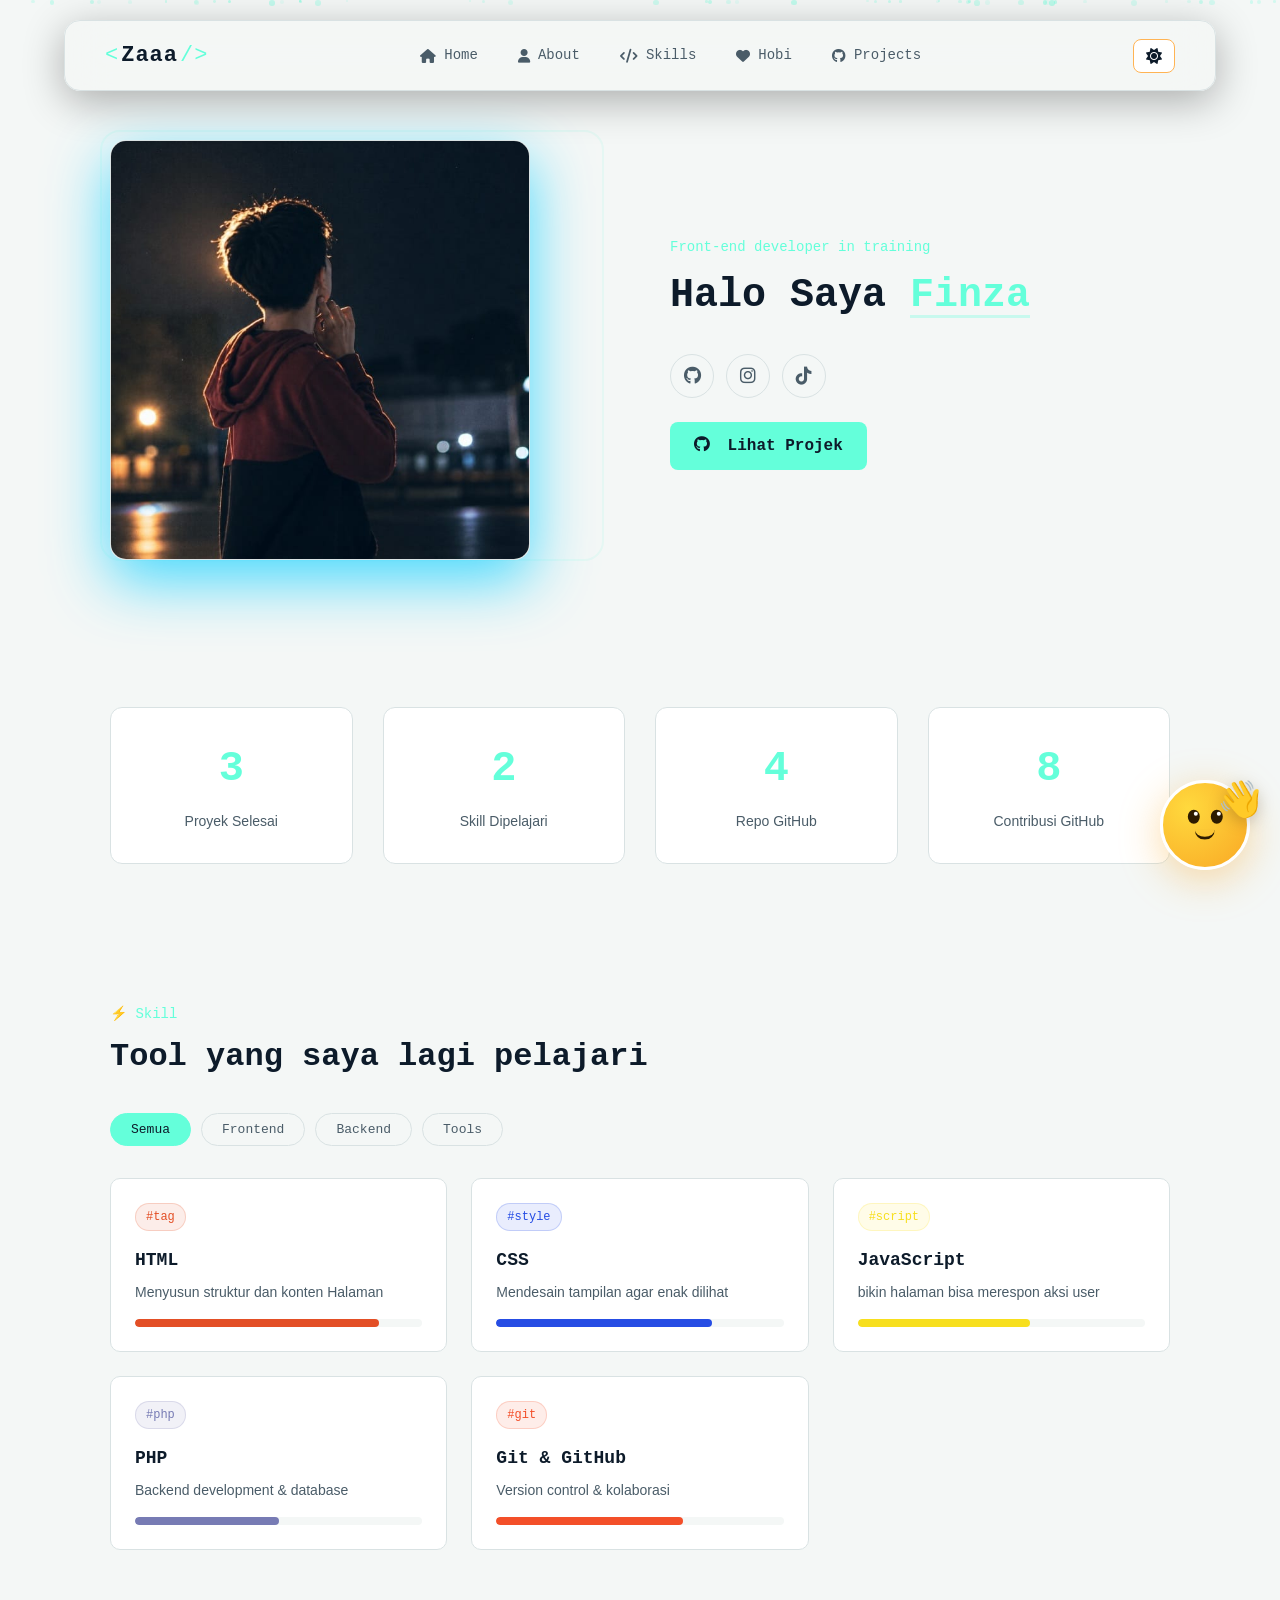
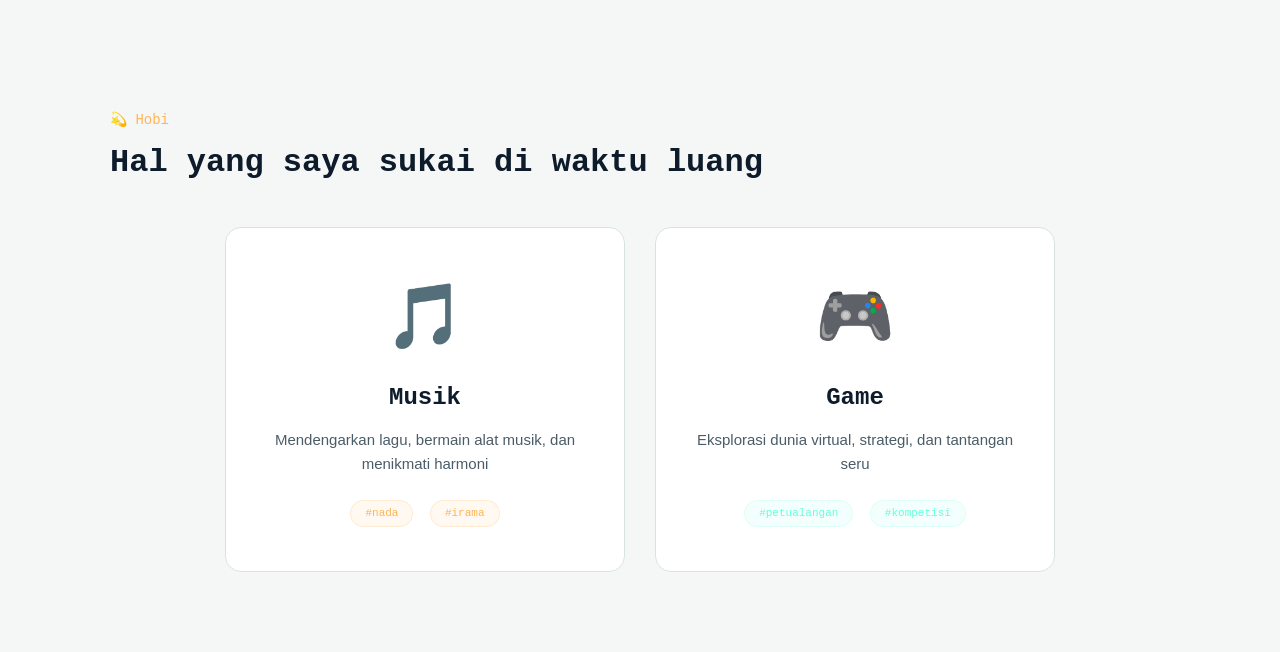
<file: index.html>
<!doctype html>
<html lang="id">
  <head>
    <meta charset="UTF-8" />
    <meta name="viewport" content="width=device-width, initial-scale=1.0" />
    <title>Portofolio Finza</title>
    <link rel="stylesheet" href="style.css" />
    <link
      rel="stylesheet"
      href="https://cdnjs.cloudflare.com/ajax/libs/font-awesome/6.5.0/css/all.min.css"
    />
  </head>
  <body>
    <!-- ========== SCROLL PROGRESS BAR ========== -->
    <div class="progress-container">
      <div class="progress-bar" id="progressBar"></div>
    </div>

    <!-- ========== PARTICLES BACKGROUND ========== -->
    <div id="particles-container"></div>

    <!-- ========== NAVBAR ========== -->
    <header class="navbar">
      <div class="logo">
        <span class="logo-bracket">&lt;</span>Zaaa<span class="logo-bracket"
          >/&gt;</span
        >
      </div>
      <nav>
        <ul class="nav-list">
          <li>
            <a href="index.html" class="nav-link active"
              ><i class="fas fa-home"></i> Home</a
            >
          </li>
          <li>
            <a href="about.html" class="nav-link"
              ><i class="fas fa-user"></i> About</a
            >
          </li>
          <li>
            <a href="#skills" class="nav-link"
              ><i class="fas fa-code"></i> Skills</a
            >
          </li>
          <li>
            <a href="#hobi" class="nav-link"
              ><i class="fas fa-heart"></i> Hobi</a
            >
          </li>
          <li>
            <a href="https://github.com/Zaaa969" target="_blank" class="nav-link">
              <i class="fab fa-github"></i> Projects
            </a>
          </li>
        </ul>
      </nav>
      <div class="nav-actions">
        <button id="modeToggle" aria-label="Ganti Tema">
          <i class="fas fa-moon"></i>
        </button>
        <button id="menuToggle" class="menu-toggle" aria-label="Menu">
          <i class="fas fa-bars"></i>
        </button>
      </div>
    </header>

    <!-- ========== HERO SECTION ========== -->
    <section id="about" class="hero">
      <div class="hero-image">
        <img
          src="WhatsApp Image 2026-07-23 at 09.21.45.jpeg"
          alt="Foto Finza"
        />
      </div>
      <div class="hero-text">
        <p class="eyebrow">Front-end developer in training</p>
        <h1>Halo Saya <span class="highlight">Finza</span></h1>
        <p class="subtitle">
          Siswa smk yang lagi belajar merakit halaman web mulai dari 0, mulai
          dari HTML, CSS, hingga JS
        </p>

        <!-- ===== SOCIAL MEDIA LINKS ===== -->
        <div class="social-links">
          <a href="https://github.com/Zaaa969" target="_blank" class="social-icon">
            <i class="fab fa-github"></i>
          </a>
          <a href="https://instagram.com/szaazaaa_" target="_blank" class="social-icon">
            <i class="fab fa-instagram"></i>
          </a>
          <a href="https://tiktok.com/@zaajupiter" target="_blank" class="social-icon">
            <i class="fab fa-tiktok"></i>
          </a>
        </div>

        <a href="https://github.com/Zaaa969" target="_blank" class="btn-primary">
          <i class="fab fa-github"></i> Lihat Projek
        </a>
      </div>
    </section>

    <!-- ========== STATISTIK COUNTER ========== -->
    <section class="stats-section">
      <div class="stats-grid">
        <div class="stat-item">
          <span class="stat-number" data-target="5">0</span>
          <span class="stat-label">Proyek Selesai</span>
        </div>
        <div class="stat-item">
          <span class="stat-number" data-target="3">0</span>
          <span class="stat-label">Skill Dipelajari</span>
        </div>
        <div class="stat-item">
          <span class="stat-number" data-target="6">0</span>
          <span class="stat-label">Repo GitHub</span>
        </div>
        <div class="stat-item">
          <span class="stat-number" data-target="12">0</span>
          <span class="stat-label">Contribusi GitHub</span>
        </div>
      </div>
    </section>

    <!-- ========== SKILLS SECTION ========== -->
    <section id="skills" class="skill-section">
      <p class="eyebrow">⚡ Skill</p>
      <h2>Tool yang saya lagi pelajari</h2>

      <!-- ===== SKILL FILTER ===== -->
      <div class="skill-filters">
        <button class="filter-btn active" data-filter="all">Semua</button>
        <button class="filter-btn" data-filter="frontend">Frontend</button>
        <button class="filter-btn" data-filter="backend">Backend</button>
        <button class="filter-btn" data-filter="tools">Tools</button>
      </div>

      <div class="skill-grid">
        <!-- Skill HTML -->
        <div class="skill-card skill-html" data-category="frontend">
          <span class="skill-tag">#tag</span>
          <h3>HTML</h3>
          <p>Menyusun struktur dan konten Halaman</p>
          <div class="skill-progress">
            <div class="skill-progress-bar" style="width: 85%;">
              <span class="skill-progress-text">85%</span>
            </div>
          </div>
        </div>

        <!-- Skill CSS -->
        <div class="skill-card skill-css" data-category="frontend">
          <span class="skill-tag">#style</span>
          <h3>CSS</h3>
          <p>Mendesain tampilan agar enak dilihat</p>
          <div class="skill-progress">
            <div class="skill-progress-bar" style="width: 75%;">
              <span class="skill-progress-text">75%</span>
            </div>
          </div>
        </div>

        <!-- Skill JavaScript -->
        <div class="skill-card skill-js" data-category="frontend">
          <span class="skill-tag">#script</span>
          <h3>JavaScript</h3>
          <p>bikin halaman bisa merespon aksi user</p>
          <div class="skill-progress">
            <div class="skill-progress-bar" style="width: 60%;">
              <span class="skill-progress-text">60%</span>
            </div>
          </div>
        </div>

        <!-- Skill PHP -->
        <div class="skill-card skill-php" data-category="backend">
          <span class="skill-tag">#php</span>
          <h3>PHP</h3>
          <p>Backend development & database</p>
          <div class="skill-progress">
            <div class="skill-progress-bar" style="width: 50%;">
              <span class="skill-progress-text">50%</span>
            </div>
          </div>
        </div>

        <!-- Skill Git -->
        <div class="skill-card skill-git" data-category="tools">
          <span class="skill-tag">#git</span>
          <h3>Git & GitHub</h3>
          <p>Version control & kolaborasi</p>
          <div class="skill-progress">
            <div class="skill-progress-bar" style="width: 65%;">
              <span class="skill-progress-text">65%</span>
            </div>
          </div>
        </div>
      </div>
    </section>

    <!-- ========== HOBI SECTION ========== -->
    <section id="hobi" class="hobi-section">
      <p class="eyebrow">💫 Hobi</p>
      <h2>Hal yang saya sukai di waktu luang</h2>
      <div class="hobi-grid">
        <div class="hobi-card">
          <div class="hobi-emoji">🎵</div>
          <h3>Musik</h3>
          <p>Mendengarkan lagu, bermain alat musik, dan menikmati harmoni</p>
          <span class="hobi-tag">#nada</span>
          <span class="hobi-tag">#irama</span>
        </div>
        <div class="hobi-card">
          <div class="hobi-emoji">🎮</div>
          <h3>Game</h3>
          <p>Eksplorasi dunia virtual, strategi, dan tantangan seru</p>
          <span class="hobi-tag">#petualangan</span>
          <span class="hobi-tag">#kompetisi</span>
        </div>
      </div>
    </section>

    <!-- ========== BACK TO TOP BUTTON ========== -->
    <button id="backToTop" class="back-to-top" aria-label="Kembali ke atas">
      <i class="fas fa-arrow-up"></i>
    </button>

    <!-- ========== STIKER KARAKTER ========== -->
    <div class="stiker-container" id="stiker">
      <div class="stiker">
        <div class="hand-wave">👋</div>
        <div class="face">
          <div class="eyes">
            <div class="eye"></div>
            <div class="eye"></div>
          </div>
          <div class="mouth"></div>
        </div>
        <div class="speech-bubble" id="bubble">Halo! 👋</div>
      </div>
    </div>

    <script src="script.js"></script>
  </body>
</html>
</file>
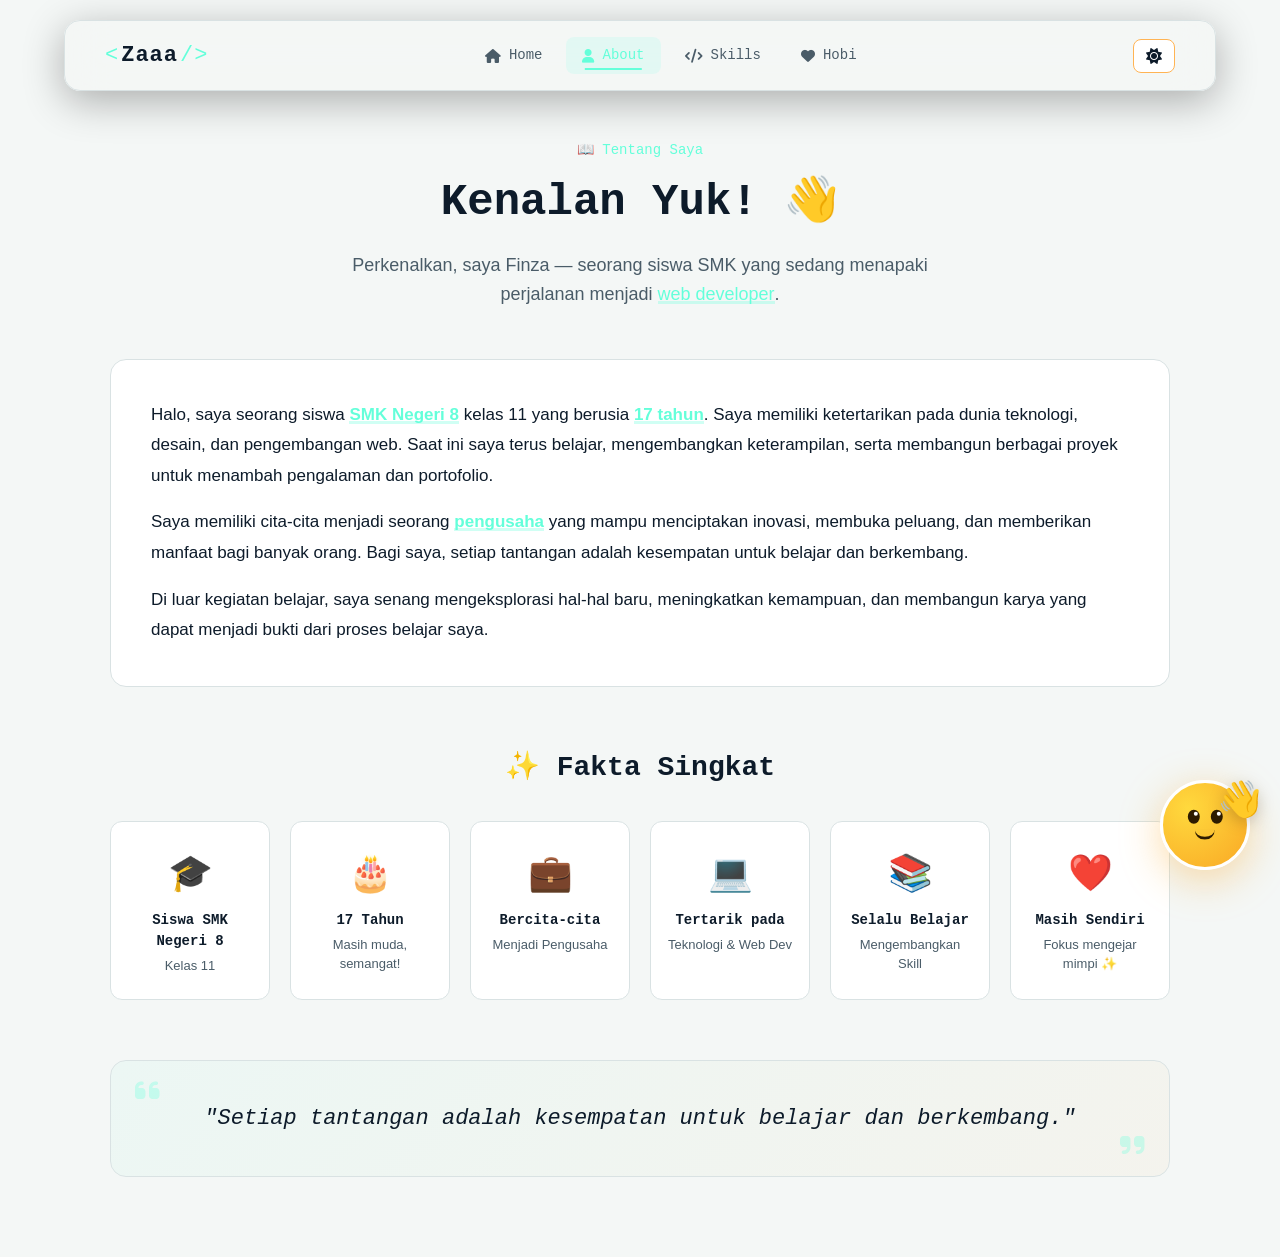
<file: about.html>
<!doctype html>
<html lang="id">
  <head>
    <meta charset="UTF-8" />
    <meta name="viewport" content="width=device-width, initial-scale=1.0" />
    <title>Tentang Saya - Finza</title>
    <link rel="stylesheet" href="style.css" />
    <link rel="stylesheet" href="About.css" />
    <link
      rel="stylesheet"
      href="https://cdnjs.cloudflare.com/ajax/libs/font-awesome/6.5.0/css/all.min.css"
    />
  </head>
  <body>
    <!-- ========== NAVBAR ========== -->
    <header class="navbar">
      <div class="logo">
        <span class="logo-bracket">&lt;</span>Zaaa<span class="logo-bracket"
          >/&gt;</span
        >
      </div>
      <nav>
        <ul class="nav-list">
          <li>
            <a href="index.html" class="nav-link"
              ><i class="fas fa-home"></i> Home</a
            >
          </li>
          <li>
            <a href="about.html" class="nav-link active"
              ><i class="fas fa-user"></i> About</a
            >
          </li>
          <li>
            <a href="index.html#skills" class="nav-link"
              ><i class="fas fa-code"></i> Skills</a
            >
          </li>
          <li>
            <a href="index.html#hobi" class="nav-link"
              ><i class="fas fa-heart"></i> Hobi</a
            >
          </li>
        </ul>
      </nav>
      <div class="nav-actions">
        <button id="modeToggle" aria-label="Ganti Tema">
          <i class="fas fa-moon"></i>
        </button>
        <button id="menuToggle" class="menu-toggle" aria-label="Menu">
          <i class="fas fa-bars"></i>
        </button>
      </div>
    </header>

    <!-- ========== ABOUT SECTION ========== -->
    <section class="about-section">
      <div class="about-container">
        <div class="about-header">
          <p class="eyebrow">📖 Tentang Saya</p>
          <h1>Kenalan Yuk! 👋</h1>
          <p class="about-subtitle">
            Perkenalkan, saya Finza — seorang siswa SMK yang sedang menapaki
            perjalanan menjadi
            <span class="highlight">web developer</span>.
          </p>
        </div>

        <div class="bio-card">
          <div class="bio-text">
            <p>
              Halo, saya seorang siswa
              <span class="highlight">SMK Negeri 8</span> kelas 11 yang
              berusia <span class="highlight">17 tahun</span>. Saya memiliki
              ketertarikan pada dunia teknologi, desain, dan pengembangan web.
              Saat ini saya terus belajar, mengembangkan keterampilan, serta
              membangun berbagai proyek untuk menambah pengalaman dan
              portofolio.
            </p>
            <p>
              Saya memiliki cita-cita menjadi seorang
              <span class="highlight">pengusaha</span> yang mampu menciptakan
              inovasi, membuka peluang, dan memberikan manfaat bagi banyak
              orang. Bagi saya, setiap tantangan adalah kesempatan untuk
              belajar dan berkembang.
            </p>
            <p>
              Di luar kegiatan belajar, saya senang mengeksplorasi hal-hal
              baru, meningkatkan kemampuan, dan membangun karya yang dapat
              menjadi bukti dari proses belajar saya.
            </p>
          </div>
        </div>

        <div class="facts-section">
          <h2>✨ Fakta Singkat</h2>
          <div class="facts-grid">
            <div class="fact-card">
              <div class="fact-icon">🎓</div>
              <h4>Siswa SMK Negeri 8</h4>
              <p>Kelas 11</p>
            </div>
            <div class="fact-card">
              <div class="fact-icon">🎂</div>
              <h4>17 Tahun</h4>
              <p>Masih muda, semangat!</p>
            </div>
            <div class="fact-card">
              <div class="fact-icon">💼</div>
              <h4>Bercita-cita</h4>
              <p>Menjadi Pengusaha</p>
            </div>
            <div class="fact-card">
              <div class="fact-icon">💻</div>
              <h4>Tertarik pada</h4>
              <p>Teknologi & Web Dev</p>
            </div>
            <div class="fact-card">
              <div class="fact-icon">📚</div>
              <h4>Selalu Belajar</h4>
              <p>Mengembangkan Skill</p>
            </div>
            <div class="fact-card">
              <div class="fact-icon">❤️</div>
              <h4>Masih Sendiri</h4>
              <p>Fokus mengejar mimpi ✨</p>
            </div>
          </div>
        </div>

        <div class="quote-box">
          <i class="fas fa-quote-left"></i>
          <blockquote>
            "Setiap tantangan adalah kesempatan untuk belajar dan berkembang."
          </blockquote>
          <i class="fas fa-quote-right"></i>
        </div>
      </div>
    </section>

    <!-- ========== STIKER KARAKTER ========== -->
    <div class="stiker-container" id="stiker">
      <div class="stiker">
        <div class="hand-wave">👋</div>
        <div class="face">
          <div class="eyes">
            <div class="eye"></div>
            <div class="eye"></div>
          </div>
          <div class="mouth"></div>
        </div>
        <div class="speech-bubble" id="bubble">Kenalan yuk! 😊</div>
      </div>
    </div>

    <!-- JS -->
    <script src="About.js"></script>
  </body>
</html>
</file>
<file: style.css>
/* ============================================
   RESET & VARIABLES
   ============================================ */

* {
  margin: 0;
  padding: 0;
  box-sizing: border-box;
}

:root {
  --bg: #0d1b3a;
  --bg-elevated: #13263b;
  --font-mono: "Jetbrains Mono", monospace;
  --font-sans: "Inter", sans-serif;
  --text: #e8eef2;
  --border: #24374a;
  --text-muted: #8fa3b3;
  --accent: #64ffda;
  --accent-warm: #ffb454;
  --html-color: #e34f26;
  --css-color: #264de4;
  --js-color: #f7df1e;
  --nav-bg: rgba(13, 27, 58, 0.85);
  --transition: all 0.4s cubic-bezier(0.175, 0.885, 0.32, 1.275);
}

body.light {
  --bg: #f4f7f6;
  --bg-elevated: #ffffff;
  --text: #0d1b2a;
  --text-muted: #4a5c68;
  --border: #d9e2e3;
  --nav-bg: rgba(244, 247, 246, 0.9);
}

body {
  font-family: var(--font-sans);
  background-color: var(--bg);
  color: var(--text);
  line-height: 1.5;
  transition: background-color 0.3s ease, color 0.3s ease;
  overflow-x: hidden;
}

.eyebrow {
  font-family: var(--font-mono);
  color: var(--accent);
  font-size: 14px;
  margin-bottom: 8px;
}

section {
  padding: 80px 20px;
  max-width: 1100px;
  margin: 0 auto;
}

h1,
h2,
h3,
.logo {
  font-family: var(--font-mono);
}

a {
  text-decoration: none;
  color: inherit;
}

/* ============================================
   SCROLL PROGRESS BAR
   ============================================ */

.progress-container {
  position: fixed;
  top: 0;
  left: 0;
  width: 100%;
  height: 4px;
  z-index: 1001;
  background: transparent;
}

.progress-bar {
  height: 100%;
  width: 0%;
  background: linear-gradient(90deg, var(--accent), var(--accent-warm));
  transition: width 0.1s ease;
  border-radius: 0 2px 2px 0;
}

/* ============================================
   PARTICLES BACKGROUND
   ============================================ */

#particles-container {
  position: fixed;
  top: 0;
  left: 0;
  width: 100%;
  height: 100%;
  z-index: 0;
  pointer-events: none;
  overflow: hidden;
}

.particle {
  position: absolute;
  width: 4px;
  height: 4px;
  background: var(--accent);
  border-radius: 50%;
  opacity: 0.3;
  animation: floatParticle linear infinite;
}

@keyframes floatParticle {
  0% {
    transform: translateY(100vh) rotate(0deg);
    opacity: 0;
  }
  10% {
    opacity: 0.3;
  }
  90% {
    opacity: 0.3;
  }
  100% {
    transform: translateY(-10vh) rotate(720deg);
    opacity: 0;
  }
}

/* ============================================
   NAVBAR
   ============================================ */

.navbar {
  display: flex;
  justify-content: space-between;
  align-items: center;
  padding: 16px 40px;
  position: fixed;
  top: 20px;
  left: 50%;
  transform: translateX(-50%);
  width: 90%;
  max-width: 1200px;
  background: var(--nav-bg);
  backdrop-filter: blur(20px);
  -webkit-backdrop-filter: blur(20px);
  border: 1px solid var(--border);
  border-radius: 16px;
  z-index: 1000;
  transition: var(--transition);
  box-shadow: 0 10px 40px rgba(0, 0, 0, 0.3);
}

.navbar.scrolled {
  top: 0;
  width: 100%;
  border-radius: 0;
  border-left: none;
  border-right: none;
  border-top: none;
  padding: 12px 40px;
  box-shadow: 0 4px 30px rgba(0, 0, 0, 0.4);
}

.navbar:hover {
  border-color: var(--accent);
  box-shadow: 0 10px 50px rgba(100, 255, 218, 0.1);
}

.logo {
  font-weight: 700;
  font-size: 22px;
  display: flex;
  align-items: center;
  gap: 2px;
  letter-spacing: 1px;
  position: relative;
}

.logo-bracket {
  color: var(--accent);
  font-weight: 300;
  transition: var(--transition);
}

.logo:hover .logo-bracket {
  transform: scale(1.2);
  display: inline-block;
}

.logo::after {
  content: '';
  position: absolute;
  bottom: -2px;
  left: 0;
  width: 0;
  height: 2px;
  background: var(--accent);
  transition: width 0.3s ease;
}

.logo:hover::after {
  width: 100%;
}

.nav-list {
  list-style: none;
  display: flex;
  gap: 8px;
  font-family: var(--font-mono);
  font-size: 14px;
}

.nav-link {
  display: flex;
  align-items: center;
  gap: 8px;
  padding: 8px 16px;
  border-radius: 8px;
  color: var(--text-muted);
  transition: var(--transition);
  position: relative;
  font-weight: 500;
}

.nav-link i {
  font-size: 14px;
  transition: var(--transition);
}

.nav-link::before {
  content: '';
  position: absolute;
  bottom: 4px;
  left: 50%;
  transform: translateX(-50%);
  width: 0;
  height: 2px;
  background: var(--accent);
  transition: width 0.3s ease;
}

.nav-link:hover {
  color: var(--accent);
  background: rgba(100, 255, 218, 0.08);
  transform: translateY(-2px);
}

.nav-link:hover::before {
  width: 60%;
}

.nav-link:hover i {
  transform: rotate(-10deg) scale(1.1);
  color: var(--accent);
}

.nav-link.active {
  color: var(--accent);
  background: rgba(100, 255, 218, 0.12);
}

.nav-link.active::before {
  width: 60%;
}

.nav-link.active i {
  color: var(--accent);
}

.nav-actions {
  display: flex;
  align-items: center;
  gap: 12px;
}

#modeToggle {
  border: 1px solid var(--border);
  background: var(--bg-elevated);
  color: var(--text);
  padding: 8px 12px;
  border-radius: 8px;
  cursor: pointer;
  font-size: 16px;
  transition: var(--transition);
  display: flex;
  align-items: center;
  justify-content: center;
}

#modeToggle:hover {
  border-color: var(--accent);
  transform: rotate(30deg) scale(1.05);
  box-shadow: 0 0 20px rgba(100, 255, 218, 0.2);
}

#modeToggle i {
  transition: transform 0.5s ease;
}

#modeToggle:hover i {
  transform: rotate(180deg);
}

.menu-toggle {
  display: none;
  border: 1px solid var(--border);
  background: var(--bg-elevated);
  color: var(--text);
  padding: 8px 12px;
  border-radius: 8px;
  cursor: pointer;
  font-size: 18px;
  transition: var(--transition);
}

.menu-toggle:hover {
  border-color: var(--accent);
}

/* ============================================
   HERO SECTION
   ============================================ */

.hero {
  display: flex;
  align-items: center;
  gap: 60px;
  padding-top: 140px;
  flex-wrap: wrap;
}

.hero-image {
  flex: 1;
  min-width: 300px;
  position: relative;
}

.hero-image::after {
  content: '';
  position: absolute;
  top: -10px;
  left: -10px;
  width: 100%;
  height: 100%;
  border: 2px solid var(--accent);
  border-radius: 20px;
  opacity: 0.1;
  transition: var(--transition);
}

.hero-image:hover::after {
  top: -20px;
  left: -20px;
  opacity: 0.3;
}

.hero-image img {
  width: 100%;
  max-width: 420px;
  aspect-ratio: 1/1;
  object-fit: cover;
  border-radius: 16px;
  border: 1px solid var(--border);
  box-shadow: 0 20px 60px rgba(21, 208, 255, 0.796);
  position: relative;
  z-index: 1;
  transition: var(--transition);
}

.hero-image img:hover {
  transform: scale(1.05) rotate(-2deg);
}

.hero-text {
  flex: 1;
  min-width: 300px;
}

.hero-text h1 {
  font-size: 40px;
  margin: 4px 0 16px;
}

.highlight {
  color: var(--accent);
  position: relative;
}

.highlight::after {
  content: '';
  position: absolute;
  bottom: 0;
  left: 0;
  width: 100%;
  height: 3px;
  background: var(--accent);
  opacity: 0.3;
}

.subtitle {
  color: var(--text-muted);
  margin-bottom: 28px;
  max-width: 420px;
}

/* ============================================
   SOCIAL MEDIA LINKS
   ============================================ */

.social-links {
  display: flex;
  gap: 12px;
  margin-bottom: 24px;
}

.social-icon {
  display: flex;
  align-items: center;
  justify-content: center;
  width: 44px;
  height: 44px;
  border: 1px solid var(--border);
  border-radius: 50%;
  color: var(--text-muted);
  font-size: 18px;
  transition: var(--transition);
}

.social-icon:hover {
  transform: translateY(-4px) scale(1.1);
  border-color: var(--accent);
  color: var(--accent);
  box-shadow: 0 8px 25px rgba(100, 255, 218, 0.2);
}

/* ============================================
   BUTTONS
   ============================================ */

.btn-primary {
  display: inline-block;
  background-color: var(--accent);
  color: #0d1b2a;
  font-family: var(--font-mono);
  font-weight: 700;
  padding: 12px 24px;
  border-radius: 8px;
  border: none;
  cursor: pointer;
  transition: var(--transition);
}

.btn-primary:hover {
  transform: translateY(-8px);
  box-shadow: 0 12px 40px rgba(100, 255, 218, 0.3);
}

.btn-primary i {
  margin-right: 8px;
}

/* ============================================
   STATISTIK COUNTER
   ============================================ */

.stats-section {
  padding: 60px 20px;
  max-width: 1100px;
  margin: 0 auto;
}

.stats-grid {
  display: grid;
  grid-template-columns: repeat(auto-fit, minmax(200px, 1fr));
  gap: 30px;
  text-align: center;
}

.stat-item {
  background: var(--bg-elevated);
  border: 1px solid var(--border);
  border-radius: 12px;
  padding: 30px 20px;
  transition: var(--transition);
  position: relative;
  overflow: hidden;
}

.stat-item::before {
  content: '';
  position: absolute;
  top: -50%;
  left: -50%;
  width: 200%;
  height: 200%;
  background: radial-gradient(circle at center, rgba(100, 255, 218, 0.05) 0%, transparent 70%);
  opacity: 0;
  transition: opacity 0.5s ease;
}

.stat-item:hover::before {
  opacity: 1;
}

.stat-item:hover {
  transform: translateY(-6px);
  border-color: var(--accent);
  box-shadow: 0 10px 30px rgba(100, 255, 218, 0.1);
}

.stat-number {
  font-family: var(--font-mono);
  font-size: 42px;
  font-weight: 700;
  color: var(--accent);
  display: block;
  margin-bottom: 8px;
}

.stat-label {
  font-size: 14px;
  color: var(--text-muted);
}

/* ============================================
   SKILL SECTION
   ============================================ */

.skill-section {
  padding: 80px 20px;
  max-width: 1100px;
  margin: 0 auto;
}

.skill-section .eyebrow {
  color: var(--accent);
  font-family: var(--font-mono);
  font-size: 14px;
  margin-bottom: 8px;
}

.skill-section h2 {
  font-family: var(--font-mono);
  font-size: 32px;
  margin-bottom: 32px;
  color: var(--text);
}

.skill-filters {
  display: flex;
  gap: 10px;
  flex-wrap: wrap;
  margin-bottom: 24px;
}

.filter-btn {
  padding: 8px 20px;
  border: 1px solid var(--border);
  border-radius: 20px;
  background: transparent;
  color: var(--text-muted);
  cursor: pointer;
  font-family: var(--font-mono);
  font-size: 13px;
  transition: var(--transition);
}

.filter-btn:hover {
  border-color: var(--accent);
  color: var(--text);
}

.filter-btn.active {
  background: var(--accent);
  color: #0d1b2a;
  border-color: var(--accent);
}

.skill-grid {
  display: grid;
  grid-template-columns: repeat(auto-fit, minmax(250px, 1fr));
  gap: 24px;
  margin-top: 32px;
}

.skill-card {
  background-color: var(--bg-elevated);
  border: 1px solid var(--border);
  border-radius: 10px;
  padding: 24px;
  transition: var(--transition);
  position: relative;
  overflow: hidden;
}

.skill-card::before {
  content: '';
  position: absolute;
  top: -50%;
  left: -50%;
  width: 200%;
  height: 200%;
  opacity: 0;
  transition: opacity 0.5s ease;
}

.skill-card:hover::before {
  opacity: 1;
}

.skill-tag {
  font-family: var(--font-mono);
  font-size: 12px;
  padding: 4px 10px;
  border-radius: 20px;
  display: inline-block;
  transition: var(--transition);
}

.skill-card h3 {
  margin: 16px 0 8px;
  font-size: 18px;
  transition: color 0.3s ease;
}

.skill-card p {
  color: var(--text-muted);
  font-size: 14px;
  transition: color 0.3s ease;
}

.skill-progress {
  margin-top: 16px;
  width: 100%;
  height: 8px;
  background: var(--bg);
  border-radius: 4px;
  overflow: hidden;
  position: relative;
}

.skill-progress-bar {
  height: 100%;
  border-radius: 4px;
  transition: width 1s cubic-bezier(0.175, 0.885, 0.32, 1.275);
  position: relative;
}

.skill-progress-text {
  position: absolute;
  right: -32px;
  top: -18px;
  font-size: 10px;
  font-family: var(--font-mono);
  color: var(--text-muted);
}

/* Skill HTML */
.skill-html .skill-tag {
  color: var(--html-color);
  background: rgba(227, 79, 38, 0.1);
  border: 1px solid rgba(227, 79, 38, 0.2);
}

.skill-html::before {
  background: radial-gradient(circle at center, rgba(227, 79, 38, 0.08) 0%, transparent 70%);
}

.skill-html:hover {
  transform: translateY(-8px);
  border-color: var(--html-color);
  box-shadow: 0 20px 60px rgba(227, 79, 38, 0.2);
}

.skill-html:hover .skill-tag {
  background: rgba(227, 79, 38, 0.2);
  transform: scale(1.05);
}

.skill-html:hover h3 {
  color: var(--html-color);
}

.skill-html:hover::before {
  opacity: 1;
}

.skill-html .skill-progress-bar {
  background: var(--html-color);
}

/* Skill CSS */
.skill-css .skill-tag {
  color: var(--css-color);
  background: rgba(38, 77, 228, 0.1);
  border: 1px solid rgba(38, 77, 228, 0.2);
}

.skill-css::before {
  background: radial-gradient(circle at center, rgba(38, 77, 228, 0.08) 0%, transparent 70%);
}

.skill-css:hover {
  transform: translateY(-8px);
  border-color: var(--css-color);
  box-shadow: 0 20px 60px rgba(38, 77, 228, 0.2);
}

.skill-css:hover .skill-tag {
  background: rgba(38, 77, 228, 0.2);
  transform: scale(1.05);
}

.skill-css:hover h3 {
  color: var(--css-color);
}

.skill-css:hover::before {
  opacity: 1;
}

.skill-css .skill-progress-bar {
  background: var(--css-color);
}

/* Skill JavaScript */
.skill-js .skill-tag {
  color: var(--js-color);
  background: rgba(247, 223, 30, 0.1);
  border: 1px solid rgba(247, 223, 30, 0.2);
}

.skill-js::before {
  background: radial-gradient(circle at center, rgba(247, 223, 30, 0.08) 0%, transparent 70%);
}

.skill-js:hover {
  transform: translateY(-8px);
  border-color: var(--js-color);
  box-shadow: 0 20px 60px rgba(247, 223, 30, 0.2);
}

.skill-js:hover .skill-tag {
  background: rgba(247, 223, 30, 0.2);
  transform: scale(1.05);
}

.skill-js:hover h3 {
  color: var(--js-color);
}

.skill-js:hover::before {
  opacity: 1;
}

.skill-js .skill-progress-bar {
  background: var(--js-color);
}

/* Skill PHP */
.skill-php .skill-tag {
  color: #777bb4;
  background: rgba(119, 123, 180, 0.1);
  border: 1px solid rgba(119, 123, 180, 0.2);
}

.skill-php::before {
  background: radial-gradient(circle at center, rgba(119, 123, 180, 0.08) 0%, transparent 70%);
}

.skill-php:hover {
  transform: translateY(-8px);
  border-color: #777bb4;
  box-shadow: 0 20px 60px rgba(119, 123, 180, 0.2);
}

.skill-php:hover .skill-tag {
  background: rgba(119, 123, 180, 0.2);
  transform: scale(1.05);
}

.skill-php:hover h3 {
  color: #777bb4;
}

.skill-php:hover::before {
  opacity: 1;
}

.skill-php .skill-progress-bar {
  background: #777bb4;
}

/* Skill Git */
.skill-git .skill-tag {
  color: #f34f29;
  background: rgba(243, 79, 41, 0.1);
  border: 1px solid rgba(243, 79, 41, 0.2);
}

.skill-git::before {
  background: radial-gradient(circle at center, rgba(243, 79, 41, 0.08) 0%, transparent 70%);
}

.skill-git:hover {
  transform: translateY(-8px);
  border-color: #f34f29;
  box-shadow: 0 20px 60px rgba(243, 79, 41, 0.2);
}

.skill-git:hover .skill-tag {
  background: rgba(243, 79, 41, 0.2);
  transform: scale(1.05);
}

.skill-git:hover h3 {
  color: #f34f29;
}

.skill-git:hover::before {
  opacity: 1;
}

.skill-git .skill-progress-bar {
  background: #f34f29;
}

/* ============================================
   HOBI SECTION
   ============================================ */

.hobi-section {
  padding: 80px 20px;
  max-width: 1100px;
  margin: 0 auto;
}

.hobi-section .eyebrow {
  color: var(--accent-warm);
  font-family: var(--font-mono);
  font-size: 14px;
  margin-bottom: 8px;
}

.hobi-section h2 {
  font-family: var(--font-mono);
  font-size: 32px;
  margin-bottom: 40px;
  color: var(--text);
}

.hobi-grid {
  display: flex;
  gap: 30px;
  flex-wrap: wrap;
  justify-content: center;
}

.hobi-card {
  flex: 1;
  min-width: 260px;
  max-width: 400px;
  background: var(--bg-elevated);
  border: 1px solid var(--border);
  border-radius: 16px;
  padding: 40px 30px;
  text-align: center;
  transition: var(--transition);
  position: relative;
  overflow: hidden;
}

.hobi-card::before {
  content: '';
  position: absolute;
  top: -50%;
  left: -50%;
  width: 200%;
  height: 200%;
  background: radial-gradient(circle at center, rgba(100, 255, 218, 0.05) 0%, transparent 70%);
  opacity: 0;
  transition: opacity 0.5s ease;
}

.hobi-card:hover::before {
  opacity: 1;
}

.hobi-card:hover {
  transform: translateY(-12px);
  border-color: var(--accent);
  box-shadow: 0 20px 60px rgba(100, 255, 218, 0.15);
}

.hobi-emoji {
  font-size: 64px;
  display: block;
  margin-bottom: 16px;
  animation: float 3s ease-in-out infinite;
}

@keyframes float {
  0%,
  100% {
    transform: translateY(0px);
  }
  50% {
    transform: translateY(-10px);
  }
}

.hobi-card h3 {
  font-family: var(--font-mono);
  font-size: 24px;
  margin-bottom: 12px;
  color: var(--text);
}

.hobi-card p {
  color: var(--text-muted);
  font-size: 15px;
  line-height: 1.6;
  margin-bottom: 20px;
}

.hobi-tag {
  display: inline-block;
  font-family: var(--font-mono);
  font-size: 11px;
  padding: 4px 14px;
  border-radius: 20px;
  margin: 4px 6px;
  background: rgba(100, 255, 218, 0.08);
  color: var(--accent);
  border: 1px solid rgba(100, 255, 218, 0.15);
  transition: var(--transition);
}

.hobi-tag:hover {
  background: rgba(100, 255, 218, 0.2);
  border-color: var(--accent);
  transform: scale(1.05);
}

.hobi-card:first-child .hobi-tag {
  color: var(--accent-warm);
  border-color: rgba(255, 180, 84, 0.2);
  background: rgba(255, 180, 84, 0.08);
}

.hobi-card:first-child .hobi-tag:hover {
  background: rgba(255, 180, 84, 0.2);
  border-color: var(--accent-warm);
}

.hobi-card:first-child:hover {
  border-color: var(--accent-warm);
  box-shadow: 0 20px 60px rgba(255, 180, 84, 0.15);
}

/* ============================================
   BACK TO TOP BUTTON
   ============================================ */

.back-to-top {
  position: fixed;
  bottom: 110px;
  right: 30px;
  width: 48px;
  height: 48px;
  border-radius: 50%;
  border: 1px solid var(--border);
  background: var(--bg-elevated);
  color: var(--text);
  cursor: pointer;
  font-size: 20px;
  z-index: 998;
  opacity: 0;
  transform: translateY(20px);
  transition: var(--transition);
  box-shadow: 0 4px 20px rgba(0, 0, 0, 0.2);
}

.back-to-top.visible {
  opacity: 1;
  transform: translateY(0);
}

.back-to-top:hover {
  transform: translateY(-4px);
  border-color: var(--accent);
  box-shadow: 0 8px 30px rgba(100, 255, 218, 0.2);
}

/* ============================================
   STIKER KARAKTER
   ============================================ */

.stiker-container {
  position: fixed;
  bottom: 30px;
  right: 30px;
  z-index: 999;
  cursor: pointer;
  animation: floatStiker 3s ease-in-out infinite;
}

@keyframes floatStiker {
  0%,
  100% {
    transform: translateY(0px) rotate(0deg);
  }
  50% {
    transform: translateY(-15px) rotate(3deg);
  }
}

.stiker {
  width: 90px;
  height: 90px;
  background: radial-gradient(circle at 30% 30%, #ffd93d, #f9a825);
  border-radius: 50%;
  position: relative;
  box-shadow: 0 10px 40px rgba(249, 168, 37, 0.4);
  transition: var(--transition);
  border: 3px solid #fff;
}

.stiker:hover {
  transform: scale(1.1);
  box-shadow: 0 15px 60px rgba(249, 168, 37, 0.6);
}

.face {
  position: absolute;
  top: 50%;
  left: 50%;
  transform: translate(-50%, -50%);
  width: 60%;
  height: 60%;
}

.eyes {
  display: flex;
  justify-content: space-between;
  width: 70%;
  margin: 0 auto;
  margin-top: 10px;
}

.eye {
  width: 12px;
  height: 14px;
  background: #2d1b00;
  border-radius: 50%;
  position: relative;
  animation: blink 3s ease-in-out infinite;
}

.eye::after {
  content: '';
  position: absolute;
  top: 2px;
  right: 2px;
  width: 4px;
  height: 4px;
  background: white;
  border-radius: 50%;
}

@keyframes blink {
  0%,
  45%,
  55%,
  100% {
    transform: scaleY(1);
  }
  50% {
    transform: scaleY(0.1);
  }
}

.mouth {
  width: 20px;
  height: 10px;
  border-bottom: 3px solid #2d1b00;
  border-radius: 0 0 20px 20px;
  margin: 6px auto 0;
  animation: smile 2s ease-in-out infinite;
}

@keyframes smile {
  0%,
  100% {
    border-bottom: 3px solid #2d1b00;
  }
  50% {
    border-bottom: 4px solid #2d1b00;
    transform: scale(1.1);
  }
}

.hand-wave {
  position: absolute;
  top: -10px;
  right: -15px;
  font-size: 35px;
  animation: wave 1.5s ease-in-out infinite;
  transform-origin: bottom center;
  filter: drop-shadow(0 4px 8px rgba(0, 0, 0, 0.2));
}

@keyframes wave {
  0%,
  100% {
    transform: rotate(0deg);
  }
  25% {
    transform: rotate(20deg);
  }
  50% {
    transform: rotate(-10deg);
  }
  75% {
    transform: rotate(15deg);
  }
}

.speech-bubble {
  position: absolute;
  top: -55px;
  right: -20px;
  background: var(--bg-elevated);
  color: var(--text);
  padding: 8px 14px;
  border-radius: 12px;
  font-size: 12px;
  font-family: var(--font-sans);
  white-space: nowrap;
  border: 1px solid var(--border);
  box-shadow: 0 4px 15px rgba(0, 0, 0, 0.15);
  opacity: 0;
  transform: scale(0.8);
  transition: var(--transition);
}

.speech-bubble::after {
  content: '';
  position: absolute;
  bottom: -8px;
  right: 25px;
  width: 0;
  height: 0;
  border-left: 8px solid transparent;
  border-right: 8px solid transparent;
  border-top: 8px solid var(--bg-elevated);
}

.stiker:hover .speech-bubble {
  opacity: 1;
  transform: scale(1);
}

/* ============================================
   RESPONSIVE
   ============================================ */

@media (max-width: 768px) {
  .navbar {
    padding: 12px 20px;
    width: 95%;
    top: 10px;
  }

  .navbar.scrolled {
    padding: 10px 20px;
  }

  .nav-list {
    position: fixed;
    top: 0;
    right: -100%;
    width: 70%;
    max-width: 300px;
    height: 100vh;
    background: var(--bg-elevated);
    flex-direction: column;
    padding: 80px 30px 30px;
    gap: 12px;
    transition: right 0.4s cubic-bezier(0.175, 0.885, 0.32, 1.275);
    border-left: 1px solid var(--border);
    box-shadow: -10px 0 40px rgba(0, 0, 0, 0.3);
  }

  .nav-list.open {
    right: 0;
  }

  .nav-link {
    padding: 12px 16px;
    width: 100%;
    font-size: 16px;
  }

  .nav-link::before {
    display: none;
  }

  .menu-toggle {
    display: flex;
    align-items: center;
    justify-content: center;
  }

  .hero {
    padding-top: 120px;
    gap: 30px;
  }

  .hero-text h1 {
    font-size: 30px;
  }

  .hero-text {
    text-align: center;
  }

  .hero-text .subtitle {
    margin-left: auto;
    margin-right: auto;
  }

  .social-links {
    justify-content: center;
  }

  .stats-grid {
    grid-template-columns: repeat(2, 1fr);
    gap: 16px;
  }

  .stat-number {
    font-size: 32px;
  }

  .stat-item {
    padding: 20px 16px;
  }

  .skill-grid {
    grid-template-columns: 1fr;
    gap: 16px;
  }

  .skill-filters {
    justify-content: center;
  }

  .filter-btn {
    font-size: 12px;
    padding: 6px 14px;
  }

  .hobi-section {
    padding: 60px 16px;
  }

  .hobi-section h2 {
    font-size: 26px;
  }

  .hobi-card {
    min-width: 200px;
    padding: 30px 20px;
  }

  .hobi-emoji {
    font-size: 48px;
  }

  .back-to-top {
    bottom: 100px;
    right: 20px;
    width: 42px;
    height: 42px;
    font-size: 16px;
  }

  .stiker-container {
    bottom: 20px;
    right: 20px;
  }

  .stiker {
    width: 70px;
    height: 70px;
  }

  .eye {
    width: 10px;
    height: 12px;
  }

  .mouth {
    width: 16px;
    height: 8px;
  }

  .hand-wave {
    font-size: 28px;
    top: -8px;
    right: -12px;
  }

  .speech-bubble {
    font-size: 10px;
    padding: 6px 12px;
    top: -48px;
    right: -10px;
  }
}

@media (max-width: 480px) {
  section {
    padding: 40px 16px;
  }

  .hero {
    padding-top: 100px;
    flex-direction: column;
    text-align: center;
  }

  .hero-text h1 {
    font-size: 28px;
  }

  .hero-image {
    min-width: 200px;
  }

  .hero-image img {
    max-width: 280
  }
/* ============================================
   SKILL PHP - HOVER EFFECT
   ============================================ */

.skill-php .skill-tag {
  color: #777bb4;
  background: rgba(119, 123, 180, 0.1);
  border: 1px solid rgba(119, 123, 180, 0.2);
}

.skill-php::before {
  background: radial-gradient(circle at center, rgba(119, 123, 180, 0.08) 0%, transparent 70%);
}

.skill-php:hover {
  transform: translateY(-8px) scale(1.02);
  border-color: #777bb4;
  box-shadow: 0 20px 60px rgba(119, 123, 180, 0.3);
}

.skill-php:hover .skill-tag {
  background: rgba(119, 123, 180, 0.25);
  transform: scale(1.1);
  box-shadow: 0 0 20px rgba(119, 123, 180, 0.2);
}

.skill-php:hover h3 {
  color: #777bb4;
  text-shadow: 0 0 30px rgba(119, 123, 180, 0.2);
}

.skill-php:hover p {
  color: var(--text);
}

.skill-php:hover::before {
  opacity: 1;
}

.skill-php .skill-progress-bar {
  background: linear-gradient(90deg, #777bb4, #a8b4d4);
}

.skill-php:hover .skill-progress-bar {
  background: linear-gradient(90deg, #777bb4, #c4d4f4);
  box-shadow: 0 0 20px rgba(119, 123, 180, 0.3);
}

/* ============================================
   SKILL GIT - HOVER EFFECT
   ============================================ */

.skill-git .skill-tag {
  color: #f34f29;
  background: rgba(243, 79, 41, 0.1);
  border: 1px solid rgba(243, 79, 41, 0.2);
}

.skill-git::before {
  background: radial-gradient(circle at center, rgba(243, 79, 41, 0.08) 0%, transparent 70%);
}

.skill-git:hover {
  transform: translateY(-8px) scale(1.02);
  border-color: #f34f29;
  box-shadow: 0 20px 60px rgba(243, 79, 41, 0.3);
}

.skill-git:hover .skill-tag {
  background: rgba(243, 79, 41, 0.25);
  transform: scale(1.1);
  box-shadow: 0 0 20px rgba(243, 79, 41, 0.2);
}

.skill-git:hover h3 {
  color: #f34f29;
  text-shadow: 0 0 30px rgba(243, 79, 41, 0.2);
}

.skill-git:hover p {
  color: var(--text);
}

.skill-git:hover::before {
  opacity: 1;
}

.skill-git .skill-progress-bar {
  background: linear-gradient(90deg, #f34f29, #f57c5a);
}

.skill-git:hover .skill-progress-bar {
  background: linear-gradient(90deg, #f34f29, #f8a08a);
  box-shadow: 0 0 20px rgba(243, 79, 41, 0.3);
}}
</file>
<file: About.css>
/* ============================================
   ABOUT PAGE STYLES
   ============================================ */

.about-section {
  min-height: 100vh;
  padding: 140px 20px 80px;
  max-width: 1100px;
  margin: 0 auto;
}

.about-header {
  text-align: center;
  margin-bottom: 50px;
}

.about-header h1 {
  font-family: var(--font-mono);
  font-size: 44px;
  color: var(--text);
  margin-bottom: 16px;
}

.about-subtitle {
  font-size: 18px;
  color: var(--text-muted);
  max-width: 600px;
  margin: 0 auto;
  line-height: 1.6;
}

.about-subtitle .highlight {
  color: var(--accent);
}

/* ============================================
   BIO CARD
   ============================================ */

.bio-card {
  background: var(--bg-elevated);
  border: 1px solid var(--border);
  border-radius: 16px;
  padding: 40px;
  margin-bottom: 60px;
  transition: all 0.4s cubic-bezier(0.175, 0.885, 0.32, 1.275);
  position: relative;
  overflow: hidden;
}

.bio-card::before {
  content: '';
  position: absolute;
  top: -50%;
  left: -50%;
  width: 200%;
  height: 200%;
  background: radial-gradient(circle at center,
      rgba(100, 255, 218, 0.05) 0%,
      transparent 70%);
  opacity: 0;
  transition: opacity 0.5s ease;
}

.bio-card:hover::before {
  opacity: 1;
}

.bio-card:hover {
  transform: translateY(-6px) scale(1.01);
  border-color: var(--accent);
  box-shadow: 0 20px 60px rgba(100, 255, 218, 0.15);
}

.bio-text p {
  color: var(--text);
  font-size: 17px;
  line-height: 1.8;
  margin-bottom: 16px;
}

.bio-text p:last-child {
  margin-bottom: 0;
}

.bio-text .highlight {
  color: var(--accent);
  font-weight: 600;
  transition: all 0.3s ease;
}

.bio-card:hover .bio-text .highlight {
  color: var(--accent-warm);
  text-shadow: 0 0 20px rgba(255, 180, 84, 0.3);
}

/* ============================================
   FAKTA SINGKAT
   ============================================ */

.facts-section {
  margin-bottom: 60px;
}

.facts-section h2 {
  font-family: var(--font-mono);
  font-size: 28px;
  color: var(--text);
  text-align: center;
  margin-bottom: 32px;
}

.facts-grid {
  display: grid;
  grid-template-columns: repeat(auto-fit, minmax(150px, 1fr));
  gap: 20px;
}

.fact-card {
  background: var(--bg-elevated);
  border: 1px solid var(--border);
  border-radius: 12px;
  padding: 24px 16px;
  text-align: center;
  transition: all 0.4s cubic-bezier(0.175, 0.885, 0.32, 1.275);
  cursor: pointer;
  position: relative;
  overflow: hidden;
}

.fact-card::before {
  content: '';
  position: absolute;
  top: -50%;
  left: -50%;
  width: 200%;
  height: 200%;
  background: radial-gradient(circle at center,
      rgba(100, 255, 218, 0.08) 0%,
      transparent 70%);
  opacity: 0;
  transition: opacity 0.5s ease;
}

.fact-card:hover::before {
  opacity: 1;
}

.fact-card:hover {
  transform: translateY(-12px) scale(1.03);
  border-color: var(--accent);
  box-shadow: 0 20px 50px rgba(100, 255, 218, 0.2);
}

/* Warna hover berbeda tiap card */
.fact-card:nth-child(1):hover {
  border-color: #ff6b6b;
  box-shadow: 0 20px 50px rgba(255, 107, 107, 0.2);
}

.fact-card:nth-child(2):hover {
  border-color: #ffb454;
  box-shadow: 0 20px 50px rgba(255, 180, 84, 0.2);
}

.fact-card:nth-child(3):hover {
  border-color: #64ffda;
  box-shadow: 0 20px 50px rgba(100, 255, 218, 0.2);
}

.fact-card:nth-child(4):hover {
  border-color: #4dabf7;
  box-shadow: 0 20px 50px rgba(77, 171, 247, 0.2);
}

.fact-card:nth-child(5):hover {
  border-color: #da77f2;
  box-shadow: 0 20px 50px rgba(218, 119, 242, 0.2);
}

.fact-card:nth-child(6):hover {
  border-color: #ff6b9d;
  box-shadow: 0 20px 50px rgba(255, 107, 157, 0.2);
}

.fact-icon {
  font-size: 36px;
  display: block;
  margin-bottom: 10px;
  transition: all 0.4s cubic-bezier(0.175, 0.885, 0.32, 1.275);
}

.fact-card:hover .fact-icon {
  transform: scale(1.2) rotate(-10deg);
}

.fact-card h4 {
  font-family: var(--font-mono);
  font-size: 14px;
  color: var(--text);
  margin-bottom: 4px;
  transition: color 0.3s ease;
}

.fact-card:hover h4 {
  color: var(--accent);
}

.fact-card p {
  font-size: 13px;
  color: var(--text-muted);
  transition: color 0.3s ease;
}

.fact-card:hover p {
  color: var(--text);
}

/* ============================================
   QUOTE BOX
   ============================================ */

.quote-box {
  background: linear-gradient(
    135deg,
    rgba(100, 255, 218, 0.05),
    rgba(255, 180, 84, 0.05)
  );
  border: 1px solid var(--border);
  border-radius: 16px;
  padding: 40px 30px;
  text-align: center;
  position: relative;
  transition: all 0.4s cubic-bezier(0.175, 0.885, 0.32, 1.275);
  cursor: pointer;
}

.quote-box:hover {
  transform: translateY(-6px) scale(1.02);
  border-color: var(--accent-warm);
  box-shadow: 0 20px 60px rgba(255, 180, 84, 0.15);
}

.quote-box .fa-quote-left {
  position: absolute;
  top: 16px;
  left: 24px;
  font-size: 28px;
  color: var(--accent);
  opacity: 0.3;
  transition: all 0.4s ease;
}

.quote-box:hover .fa-quote-left {
  color: var(--accent-warm);
  opacity: 0.8;
  transform: scale(1.1) rotate(-10deg);
}

.quote-box .fa-quote-right {
  position: absolute;
  bottom: 16px;
  right: 24px;
  font-size: 28px;
  color: var(--accent);
  opacity: 0.3;
  transition: all 0.4s ease;
}

.quote-box:hover .fa-quote-right {
  color: var(--accent-warm);
  opacity: 0.8;
  transform: scale(1.1) rotate(10deg);
}

.quote-box blockquote {
  font-family: var(--font-mono);
  font-size: 22px;
  color: var(--text);
  font-style: italic;
  line-height: 1.6;
  padding: 0 20px;
  transition: color 0.3s ease;
}

.quote-box:hover blockquote {
  color: var(--accent);
}

/* ============================================
   ANIMASI MASUK
   ============================================ */

.fact-card {
  opacity: 0;
  transform: translateY(30px);
  animation: fadeInUp 0.6s cubic-bezier(0.175, 0.885, 0.32, 1.275) forwards;
}

.fact-card:nth-child(1) {
  animation-delay: 0.1s;
}
.fact-card:nth-child(2) {
  animation-delay: 0.2s;
}
.fact-card:nth-child(3) {
  animation-delay: 0.3s;
}
.fact-card:nth-child(4) {
  animation-delay: 0.4s;
}
.fact-card:nth-child(5) {
  animation-delay: 0.5s;
}
.fact-card:nth-child(6) {
  animation-delay: 0.6s;
}

@keyframes fadeInUp {
  0% {
    opacity: 0;
    transform: translateY(30px);
  }
  100% {
    opacity: 1;
    transform: translateY(0);
  }
}

.quote-box {
  opacity: 0;
  transform: scale(0.95);
  animation: fadeInScale 0.6s cubic-bezier(0.175, 0.885, 0.32, 1.275) 0.8s forwards;
}

@keyframes fadeInScale {
  0% {
    opacity: 0;
    transform: scale(0.95);
  }
  100% {
    opacity: 1;
    transform: scale(1);
  }
}

/* ============================================
   RESPONSIVE ABOUT
   ============================================ */

@media (max-width: 768px) {
  .about-section {
    padding: 120px 16px 60px;
  }

  .about-header h1 {
    font-size: 32px;
  }

  .about-subtitle {
    font-size: 16px;
  }

  .bio-card {
    padding: 24px;
  }

  .bio-text p {
    font-size: 15px;
  }

  .facts-grid {
    grid-template-columns: repeat(3, 1fr);
    gap: 12px;
  }

  .fact-card {
    padding: 16px 12px;
  }

  .fact-icon {
    font-size: 28px;
  }

  .quote-box blockquote {
    font-size: 18px;
    padding: 0 10px;
  }

  .quote-box .fa-quote-left,
  .quote-box .fa-quote-right {
    font-size: 20px;
  }

  .quote-box:hover {
    transform: translateY(-4px) scale(1.01);
  }
}

@media (max-width: 480px) {
  .facts-grid {
    grid-template-columns: repeat(2, 1fr);
  }

  .about-header h1 {
    font-size: 28px;
  }

  .quote-box blockquote {
    font-size: 16px;
  }

  .quote-box {
    padding: 30px 16px;
  }

  .fact-card:hover {
    transform: translateY(-8px) scale(1.02);
  }
}
</file>
